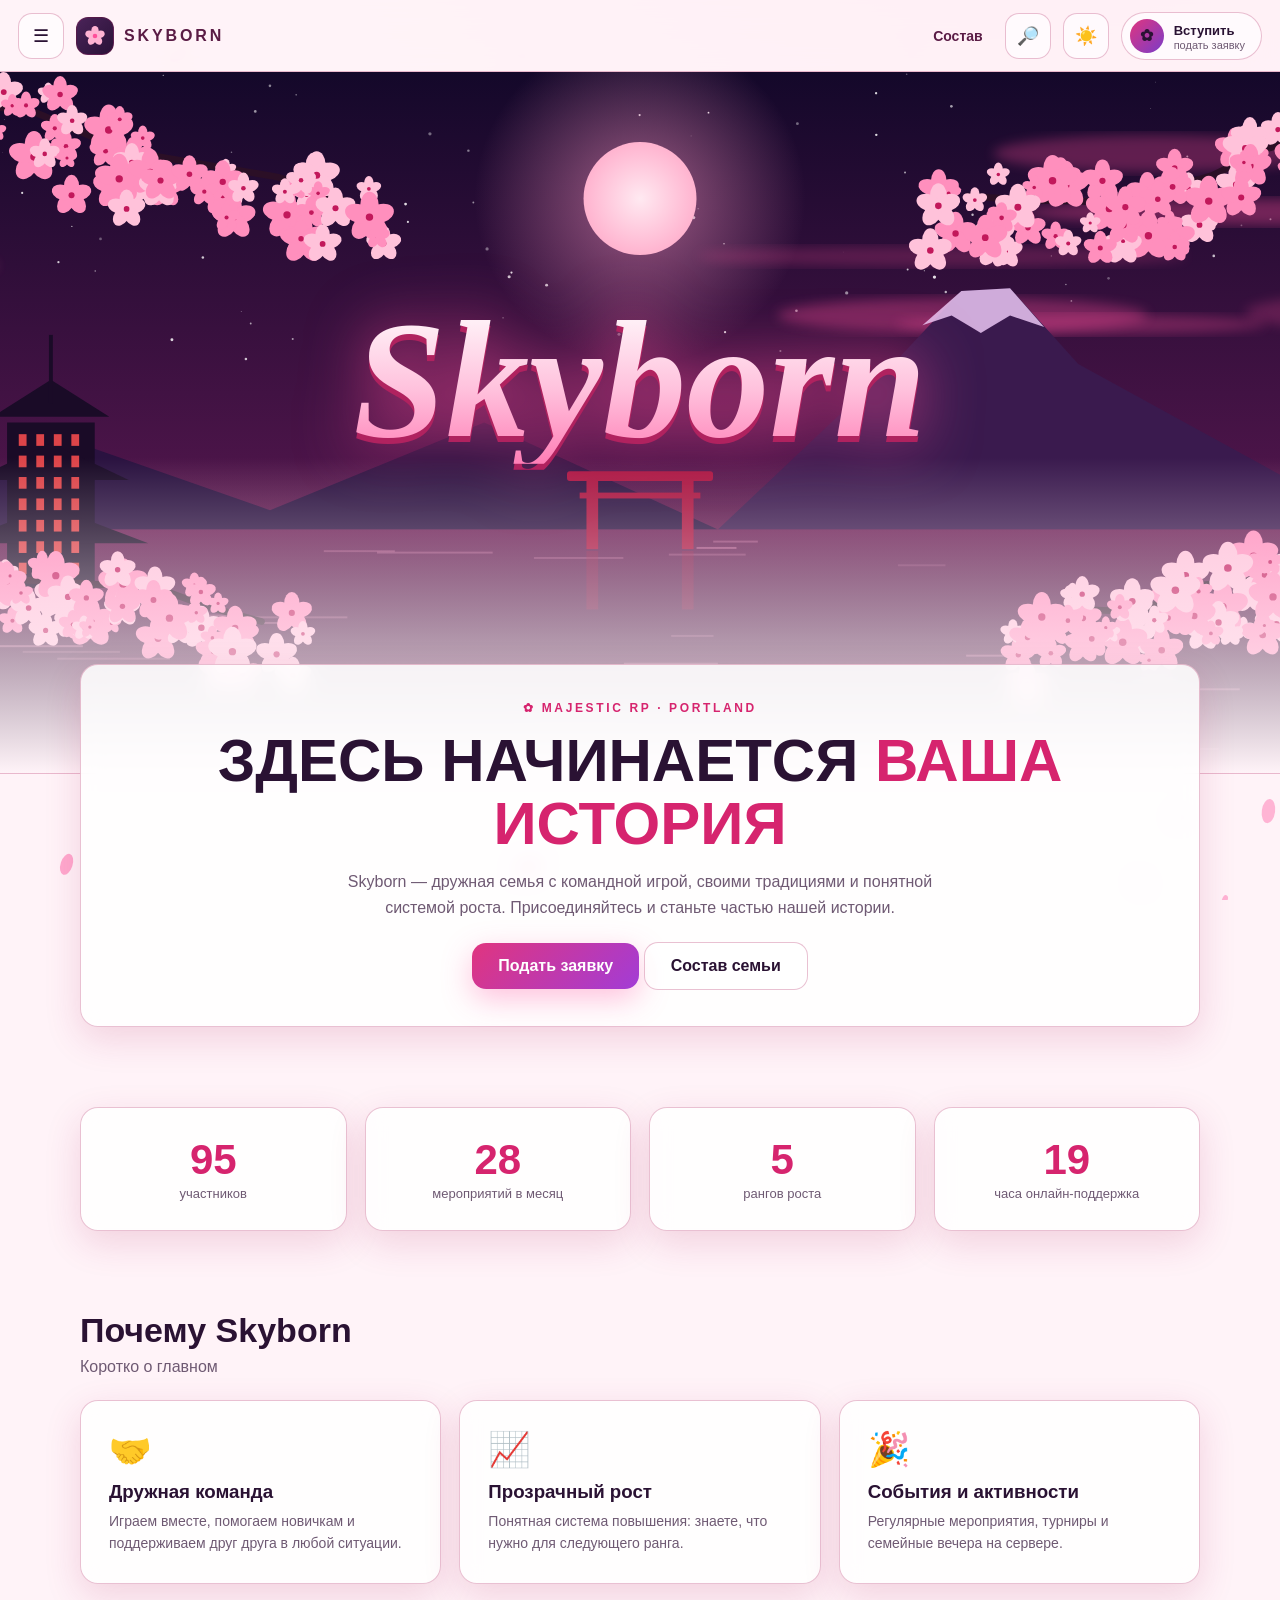
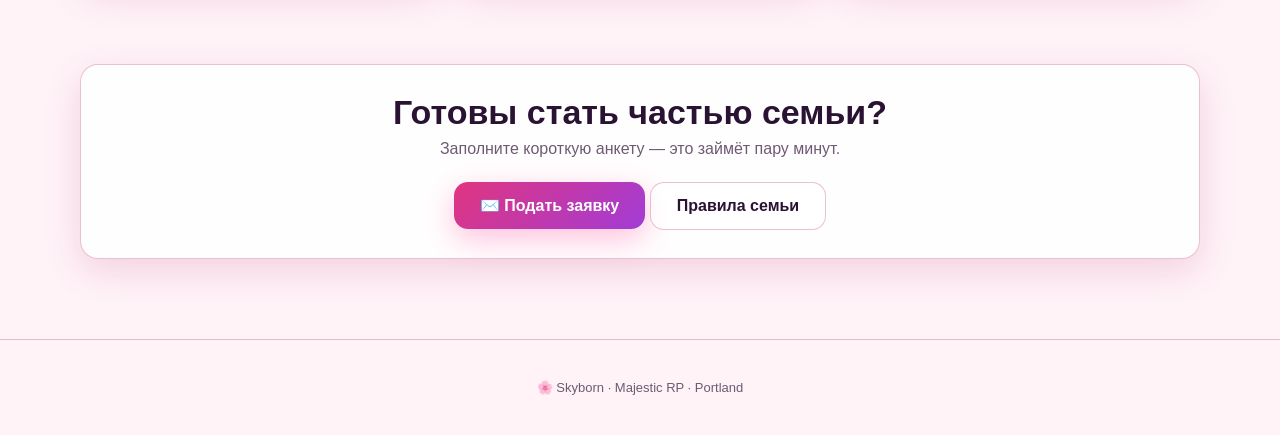
<file: index.html>
<!doctype html>
<html lang="ru"><head><meta charset="utf-8"><meta name="viewport" content="width=device-width,initial-scale=1">
<title>Skyborn — Главная</title><meta name="description" content="Skyborn — семья на Majestic RP, Portland">
<link rel="stylesheet" href="css/style.css"></head>
<body>
<main>
  <div class="hero"><img class="bg" src="img/hero.svg" alt=""><div class="title"><h1>Skyborn</h1></div></div>
  <div class="wrap">
    <div class="card intro rv">
      <div class="eyebrow">✿ Majestic RP · Portland</div>
      <h2>Здесь начинается <span>ваша история</span></h2>
      <p>Skyborn — дружная семья с командной игрой, своими традициями и понятной системой роста. Присоединяйтесь и станьте частью нашей истории.</p>
      <a class="btn" href="join.html">Подать заявку</a> <a class="btn ghost" href="members.html">Состав семьи</a>
    </div>

    <section class="block"><div class="grid g4">
      <div class="card stat rv"><b data-count="120">0</b><span>участников</span></div>
      <div class="card stat rv"><b data-count="35">0</b><span>мероприятий в месяц</span></div>
      <div class="card stat rv"><b data-count="6">0</b><span>рангов роста</span></div>
      <div class="card stat rv"><b data-count="24">0</b><span>часа онлайн-поддержка</span></div>
    </div></section>

    <section class="block">
      <h2 class="sec rv">Почему Skyborn</h2><p class="sub rv">Коротко о главном</p>
      <div class="grid g3">
        <div class="card feat rv"><span class="ic">🤝</span><h3>Дружная команда</h3><p>Играем вместе, помогаем новичкам и поддерживаем друг друга в любой ситуации.</p></div>
        <div class="card feat rv"><span class="ic">📈</span><h3>Прозрачный рост</h3><p>Понятная система повышения: знаете, что нужно для следующего ранга.</p></div>
        <div class="card feat rv"><span class="ic">🎉</span><h3>События и активности</h3><p>Регулярные мероприятия, турниры и семейные вечера на сервере.</p></div>
      </div>
    </section>

    <section class="block"><div class="card rv" style="text-align:center">
      <h2 class="sec">Готовы стать частью семьи?</h2><p class="sub">Заполните короткую анкету — это займёт пару минут.</p>
      <a class="btn" href="join.html">✉️ Подать заявку</a> <a class="btn ghost" href="rules.html">Правила семьи</a></div></section>
  </div>
</main>
<script src="js/config.js"></script><script src="js/app.js"></script></body></html>
</file>
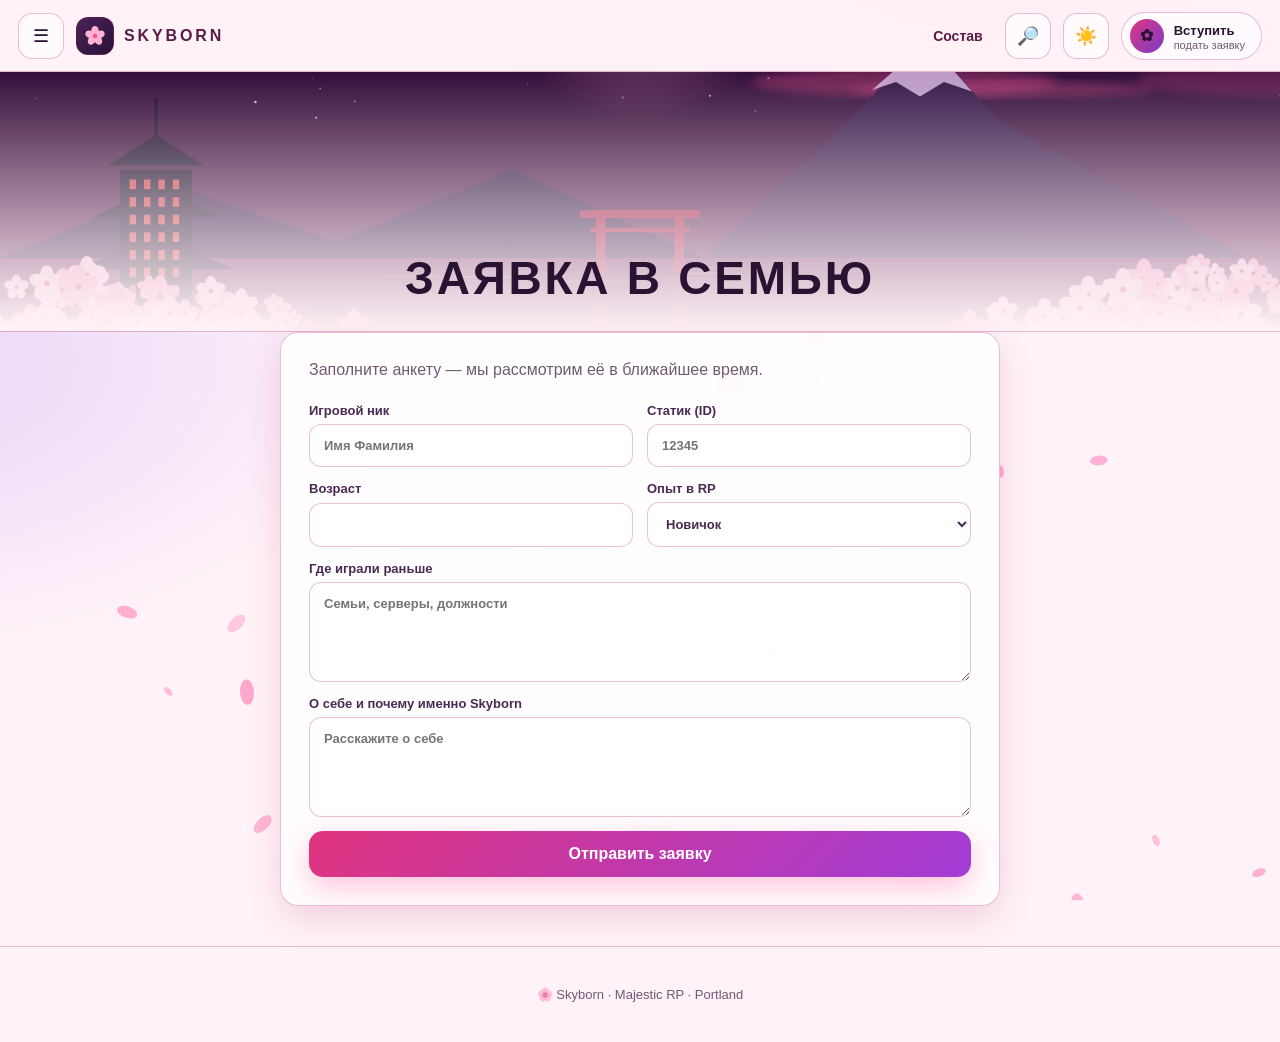
<file: join.html>
<!doctype html>
<html lang="ru"><head><meta charset="utf-8"><meta name="viewport" content="width=device-width,initial-scale=1">
<title>Skyborn — Подать заявку</title><link rel="stylesheet" href="css/style.css"></head>
<body>
<main>
  <div class="mini"><img src="img/hero.svg" alt=""><h1>Заявка в семью</h1></div>
  <div class="wrap block" style="max-width:760px">
    <div class="card rv">
      <p class="sub">Заполните анкету — мы рассмотрим её в ближайшее время.</p>
      <form class="f" id="applyForm" autocomplete="off">
        <div class="row2">
          <label>Игровой ник<input name="nickname" required maxlength="32" placeholder="Имя Фамилия"></label>
          <label>Статик (ID)<input name="staticId" required maxlength="12" placeholder="12345"></label>
        </div>
        <div class="row2">
          <label>Возраст<input name="age" type="number" min="12" max="99" required></label>
          <label>Опыт в RP<select name="exp"><option>Новичок</option><option>До года</option><option>1–3 года</option><option>Больше 3 лет</option></select></label>
        </div>
        <label>Где играли раньше<textarea name="experience" maxlength="500" placeholder="Семьи, серверы, должности"></textarea></label>
        <label>О себе и почему именно Skyborn<textarea name="about" required maxlength="1000" placeholder="Расскажите о себе"></textarea></label>
        <button class="btn" type="submit">Отправить заявку</button>
      </form>
      <div id="applyOut"></div>
    </div>
  </div>
</main>
<script src="js/config.js"></script><script src="js/app.js"></script></body></html>
</file>
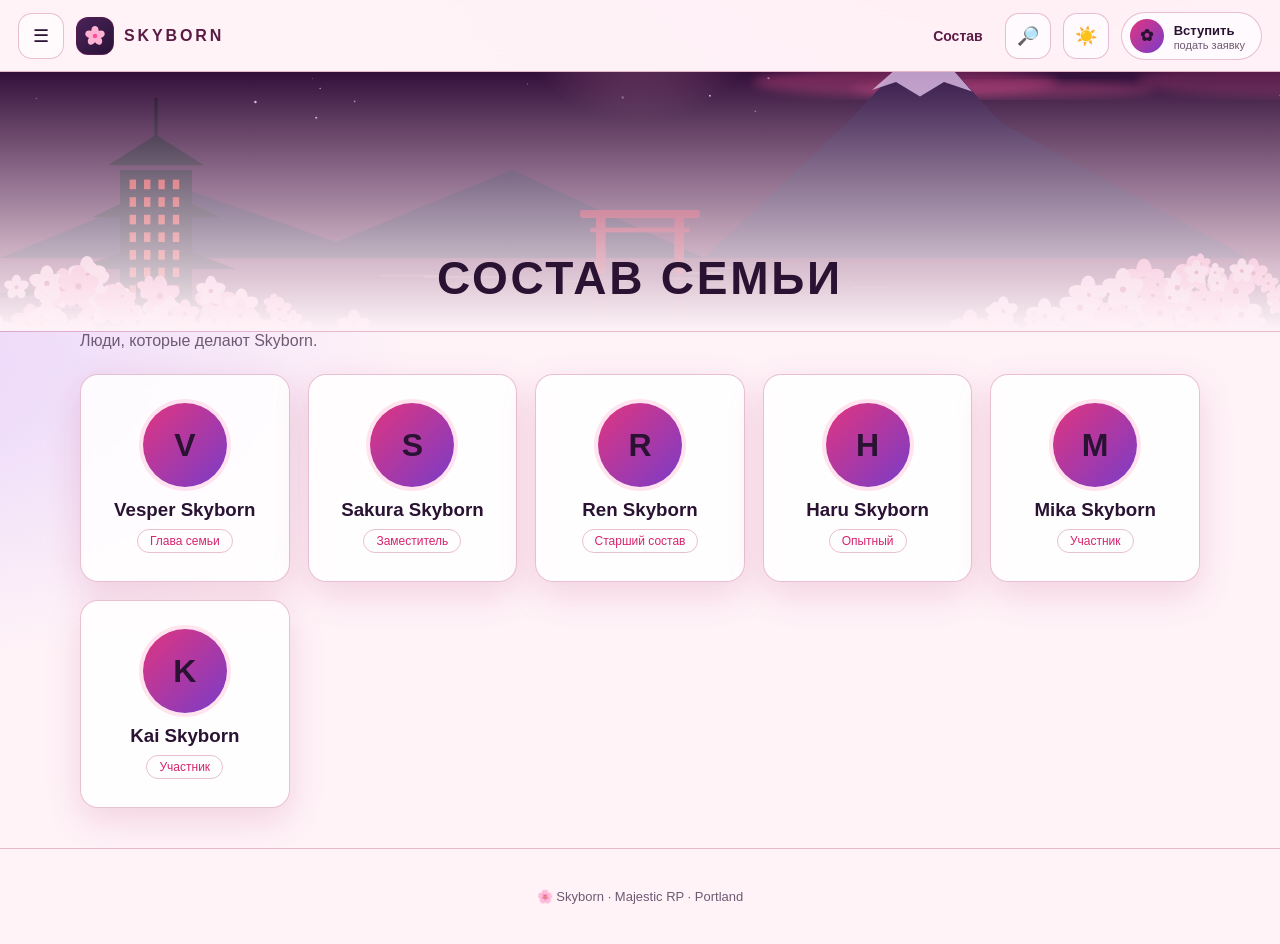
<file: members.html>
<!doctype html>
<html lang="ru"><head><meta charset="utf-8"><meta name="viewport" content="width=device-width,initial-scale=1">
<title>Skyborn — Состав семьи</title><link rel="stylesheet" href="css/style.css"></head>
<body>
<main>
  <div class="mini"><img src="img/hero.svg" alt=""><h1>Состав семьи</h1></div>
  <div class="wrap block">
    <p class="sub">Люди, которые делают Skyborn.</p>
    <div class="grid g4" id="members"></div>
  </div>
</main>
<script src="js/config.js"></script><script src="js/app.js"></script></body></html>
</file>
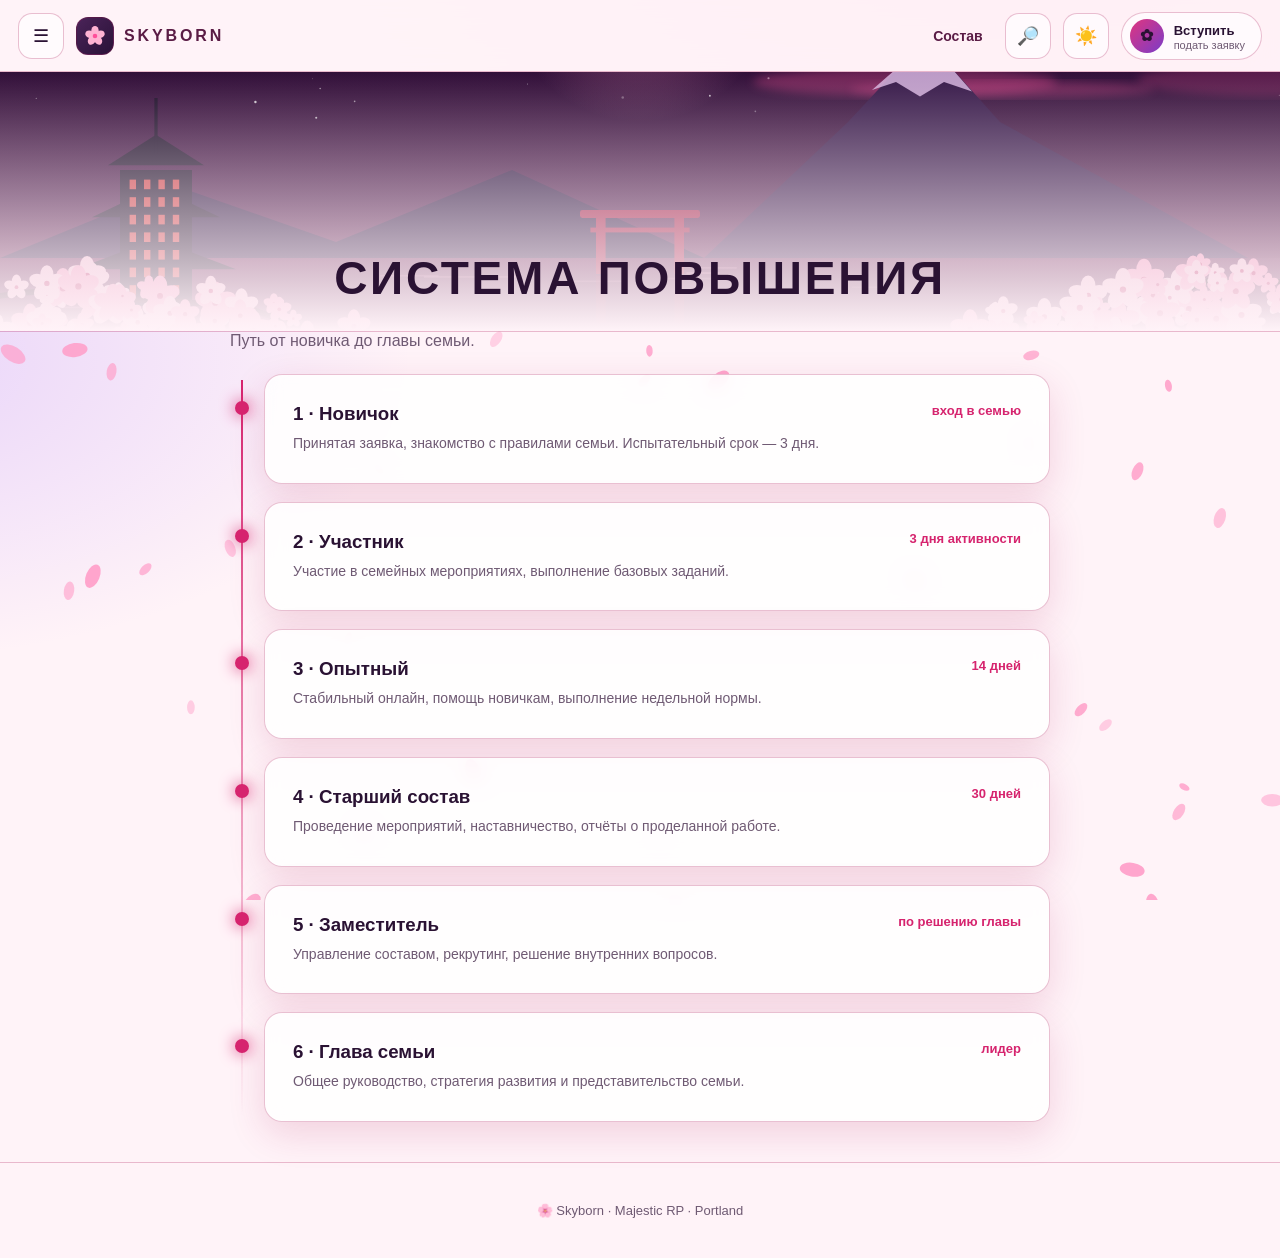
<file: ranks.html>
<!doctype html>
<html lang="ru"><head><meta charset="utf-8"><meta name="viewport" content="width=device-width,initial-scale=1">
<title>Skyborn — Система повышения</title><link rel="stylesheet" href="css/style.css"></head>
<body>
<main>
  <div class="mini"><img src="img/hero.svg" alt=""><h1>Система повышения</h1></div>
  <div class="wrap block" style="max-width:860px">
    <p class="sub rv">Путь от новичка до главы семьи.</p>
    <div class="timeline">
      <div class="card step rv"><h3>1 · Новичок <em>вход в семью</em></h3><p>Принятая заявка, знакомство с правилами семьи. Испытательный срок — 3 дня.</p></div>
      <div class="card step rv"><h3>2 · Участник <em>3 дня активности</em></h3><p>Участие в семейных мероприятиях, выполнение базовых заданий.</p></div>
      <div class="card step rv"><h3>3 · Опытный <em>14 дней</em></h3><p>Стабильный онлайн, помощь новичкам, выполнение недельной нормы.</p></div>
      <div class="card step rv"><h3>4 · Старший состав <em>30 дней</em></h3><p>Проведение мероприятий, наставничество, отчёты о проделанной работе.</p></div>
      <div class="card step rv"><h3>5 · Заместитель <em>по решению главы</em></h3><p>Управление составом, рекрутинг, решение внутренних вопросов.</p></div>
      <div class="card step rv"><h3>6 · Глава семьи <em>лидер</em></h3><p>Общее руководство, стратегия развития и представительство семьи.</p></div>
    </div>
  </div>
</main>
<script src="js/config.js"></script><script src="js/app.js"></script></body></html>
</file>
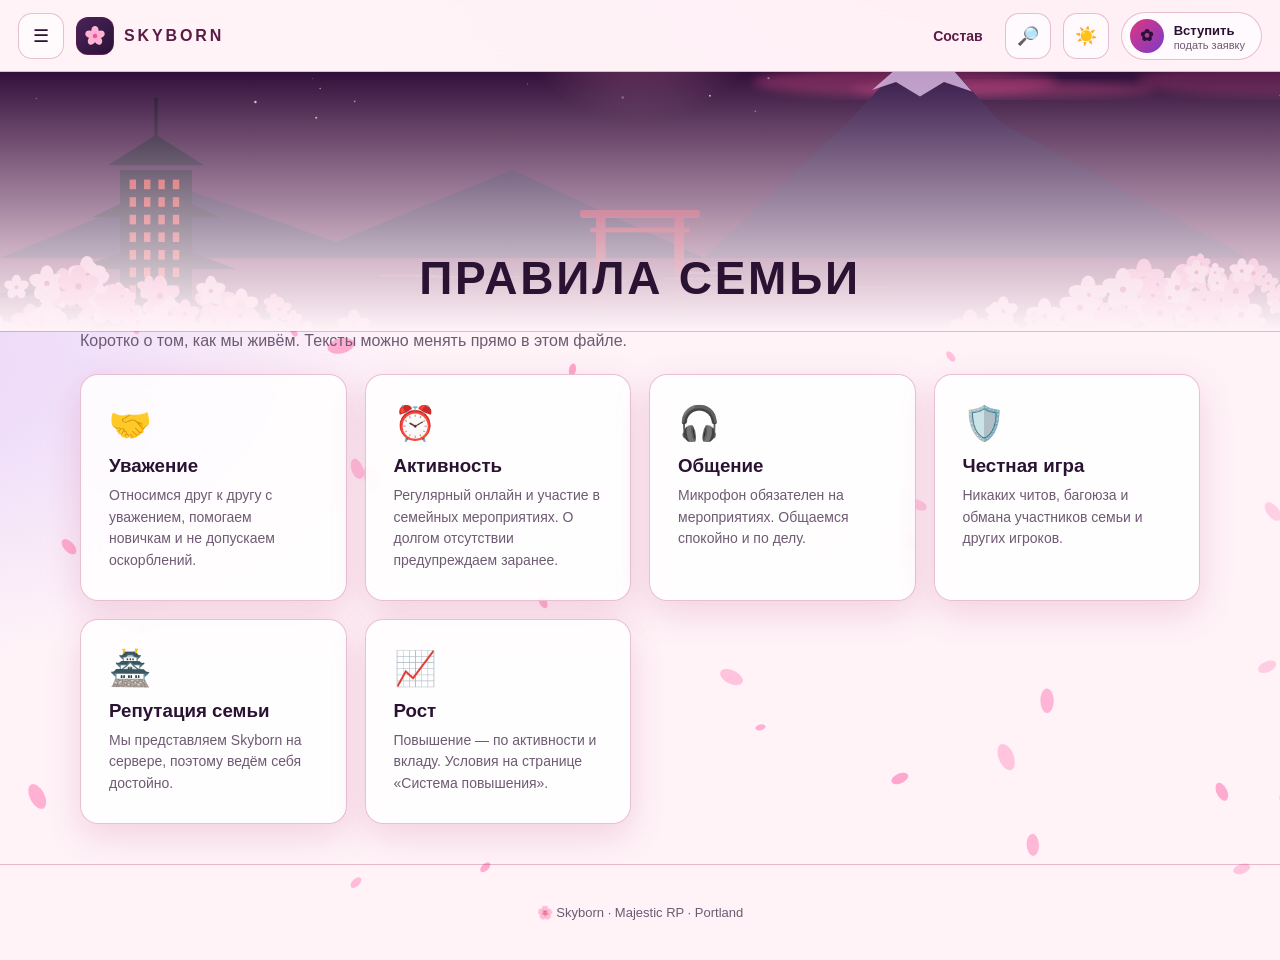
<file: rules.html>
<!doctype html>
<html lang="ru"><head><meta charset="utf-8"><meta name="viewport" content="width=device-width,initial-scale=1">
<title>Skyborn — Правила</title><link rel="stylesheet" href="css/style.css"></head>
<body>
<main>
  <div class="mini"><img src="img/hero.svg" alt=""><h1>Правила семьи</h1></div>
  <div class="wrap block">
    <p class="sub rv">Коротко о том, как мы живём. Тексты можно менять прямо в этом файле.</p>
    <div class="grid g3">
      <div class="card feat rv"><span class="ic">🤝</span><h3>Уважение</h3><p>Относимся друг к другу с уважением, помогаем новичкам и не допускаем оскорблений.</p></div>
      <div class="card feat rv"><span class="ic">⏰</span><h3>Активность</h3><p>Регулярный онлайн и участие в семейных мероприятиях. О долгом отсутствии предупреждаем заранее.</p></div>
      <div class="card feat rv"><span class="ic">🎧</span><h3>Общение</h3><p>Микрофон обязателен на мероприятиях. Общаемся спокойно и по делу.</p></div>
      <div class="card feat rv"><span class="ic">🛡️</span><h3>Честная игра</h3><p>Никаких читов, багоюза и обмана участников семьи и других игроков.</p></div>
      <div class="card feat rv"><span class="ic">🏯</span><h3>Репутация семьи</h3><p>Мы представляем Skyborn на сервере, поэтому ведём себя достойно.</p></div>
      <div class="card feat rv"><span class="ic">📈</span><h3>Рост</h3><p>Повышение — по активности и вкладу. Условия на странице «Система повышения».</p></div>
    </div>
  </div>
</main>
<script src="js/config.js"></script><script src="js/app.js"></script></body></html>
</file>
<file: css/style.css>
:root{
  --bg:#150d1c; --bg2:#1d1228; --panel:rgba(46,26,60,.72); --panel-s:#2a1738;
  --pink:#ff7eb6; --pink2:#ff4f9a; --text:#f6eaf3; --muted:#b9a2b8;
  --line:rgba(255,126,182,.28); --ok:#6ee7a8; --warn:#ffd36e; --bad:#ff6b7d;
  --r:18px;
}
*{box-sizing:border-box;margin:0;padding:0}
html{scroll-behavior:smooth}
body{font-family:'Segoe UI',Roboto,Arial,sans-serif;background:var(--bg);color:var(--text);min-height:100vh;
  background-image:radial-gradient(1200px 600px at 80% -10%,rgba(255,79,154,.18),transparent 60%),radial-gradient(900px 500px at -10% 40%,rgba(120,60,200,.2),transparent 60%);
  background-attachment:fixed;overflow-x:hidden}
a{color:var(--pink);text-decoration:none}
button,input,select,textarea{font:inherit;color:inherit}
#petals{position:fixed;inset:0;pointer-events:none;z-index:1}

/* ---------- шапка ---------- */
.topbar{position:sticky;top:0;z-index:50;height:72px;display:flex;align-items:center;justify-content:space-between;padding:0 18px;
  background:rgba(21,13,28,.82);backdrop-filter:blur(14px);border-bottom:1px solid var(--line)}
.tl,.tr{display:flex;align-items:center;gap:12px}
.icon-btn{width:46px;height:46px;border-radius:14px;border:1px solid var(--line);background:rgba(255,255,255,.04);cursor:pointer;
  display:grid;place-items:center;font-size:18px;transition:.25s}
.icon-btn:hover{background:rgba(255,126,182,.16);transform:translateY(-2px);box-shadow:0 6px 20px rgba(255,79,154,.25)}
.brand{display:flex;align-items:center;gap:10px;font-weight:800;letter-spacing:.18em;color:#f3d3e6}
.brand .logo{width:38px;height:38px;border-radius:12px;background:linear-gradient(135deg,#4a2358,#2a1238);display:grid;place-items:center;border:1px solid var(--line)}
.brand .logo svg{width:22px;height:22px}
.toplink{font-weight:600;font-size:14px;color:#f3d3e6;padding:8px 10px;border-radius:10px}
.toplink:hover{background:rgba(255,255,255,.06)}
.userpill{display:flex;align-items:center;gap:10px;padding:6px 16px 6px 8px;border:1px solid var(--line);border-radius:999px;background:rgba(255,255,255,.04);transition:.25s;color:var(--text)}
.userpill:hover{background:rgba(255,126,182,.14)}
.userpill .av{width:34px;height:34px;border-radius:50%;background:linear-gradient(135deg,var(--pink2),#7a3cc8);display:grid;place-items:center;font-weight:800}
.userpill small{display:block;color:var(--muted);font-size:11px}
.userpill b{font-size:13px}

/* ---------- боковое меню ---------- */
.scrim{position:fixed;inset:0;background:rgba(0,0,0,.55);opacity:0;pointer-events:none;transition:.3s;z-index:90}
.scrim.open{opacity:1;pointer-events:auto}
.drawer{position:fixed;top:0;left:0;bottom:0;width:min(360px,88vw);z-index:100;padding:22px 20px;transform:translateX(-105%);transition:transform .4s cubic-bezier(.2,.8,.2,1);
  background:linear-gradient(180deg,#2a1738,#170e20);border-right:1px solid var(--line);display:flex;flex-direction:column;gap:10px}
.drawer.open{transform:none}
.drawer .dh{display:flex;justify-content:space-between;align-items:center;margin-bottom:8px}
.drawer h6{color:var(--muted);font-weight:500;font-size:13px;margin:6px 4px}
.drawer h5{color:var(--pink);font-size:11px;letter-spacing:.2em;margin:16px 4px 4px}
.drawer a.item{display:block;padding:16px 16px;border-radius:14px;background:rgba(255,255,255,.05);border:1px solid rgba(255,255,255,.07);color:var(--text);font-weight:700;transition:.25s}
.drawer a.item:hover,.drawer a.item.active{background:rgba(255,126,182,.16);border-color:var(--line);transform:translateX(6px)}
.drawer .foot{margin-top:auto;border-top:1px solid var(--line);padding-top:14px;font-size:12px;color:var(--muted)}

/* ---------- hero ---------- */
.hero{position:relative;height:min(78vh,720px);min-height:420px;overflow:hidden;border-bottom:1px solid var(--line)}
.hero img.bg{position:absolute;inset:0;width:100%;height:100%;object-fit:cover;animation:zoom 24s ease-in-out infinite alternate}
.hero::after{content:"";position:absolute;inset:0;background:linear-gradient(180deg,transparent 55%,var(--bg) 100%)}
.hero .title{position:absolute;left:50%;top:44%;transform:translate(-50%,-50%);z-index:2;text-align:center;width:100%}
.hero .title h1{font-family:'Brush Script MT','Segoe Script',cursive;font-style:italic;font-size:clamp(64px,13vw,190px);line-height:1;
  background:linear-gradient(180deg,#fff,#ffc2dd 55%,#ff7eb6);-webkit-background-clip:text;background-clip:text;color:transparent;
  filter:drop-shadow(0 6px 0 #b0225f) drop-shadow(0 0 30px rgba(255,79,154,.7));animation:float 5s ease-in-out infinite}
@keyframes float{50%{transform:translateY(-12px)}}
@keyframes zoom{to{transform:scale(1.08)}}
.mini{position:relative;height:260px;overflow:hidden;border-bottom:1px solid var(--line)}
.mini img{width:100%;height:100%;object-fit:cover;object-position:center 60%}
.mini::after{content:"";position:absolute;inset:0;background:linear-gradient(180deg,rgba(21,13,28,.1),var(--bg))}
.mini h1{position:absolute;z-index:2;left:0;right:0;bottom:26px;text-align:center;font-size:clamp(28px,5vw,46px);text-transform:uppercase;letter-spacing:.06em}

/* ---------- содержимое ---------- */
main{position:relative;z-index:2}
.wrap{max-width:1160px;margin:0 auto;padding:0 20px}
.card{background:var(--panel);border:1px solid var(--line);border-radius:var(--r);padding:28px;backdrop-filter:blur(10px);box-shadow:0 20px 60px rgba(0,0,0,.35)}
.intro{margin:-110px auto 40px;max-width:1160px;position:relative;z-index:5;text-align:center;padding:36px 28px}
.eyebrow{font-size:12px;font-weight:800;letter-spacing:.22em;color:var(--pink);text-transform:uppercase}
.intro h2{font-size:clamp(30px,6vw,60px);line-height:1.05;text-transform:uppercase;margin:14px 0}
.intro h2 span{color:var(--pink)}
.intro p{color:var(--muted);max-width:640px;margin:0 auto 22px;line-height:1.6}
.btn{display:inline-block;border:0;cursor:pointer;padding:14px 26px;border-radius:14px;font-weight:800;color:#fff;
  background:linear-gradient(135deg,var(--pink2),#a23cd6);box-shadow:0 10px 30px rgba(255,79,154,.35);transition:.25s}
.btn:hover{transform:translateY(-3px);box-shadow:0 14px 36px rgba(255,79,154,.5);color:#fff}
.btn.ghost{background:rgba(255,255,255,.06);box-shadow:none;border:1px solid var(--line)}
.btn.sm{padding:9px 16px;border-radius:11px;font-size:13px}
.btn.danger{background:linear-gradient(135deg,#ff4f6a,#b0223f)}
.grid{display:grid;gap:18px}
.g3{grid-template-columns:repeat(auto-fit,minmax(250px,1fr))}
.g4{grid-template-columns:repeat(auto-fit,minmax(200px,1fr))}
section.block{padding:40px 0}
h2.sec{font-size:clamp(24px,4vw,34px);margin-bottom:8px}
.sub{color:var(--muted);margin-bottom:24px}
.feat{transition:.3s}
.feat:hover{transform:translateY(-8px);border-color:var(--pink);box-shadow:0 20px 50px rgba(255,79,154,.25)}
.feat .ic{font-size:34px;margin-bottom:12px;display:block}
.feat h3{margin-bottom:8px}
.feat p{color:var(--muted);line-height:1.55;font-size:14px}
.stat{text-align:center}
.stat b{display:block;font-size:42px;color:var(--pink)}
.stat span{color:var(--muted);font-size:13px}
.person{text-align:center}
.person .av{width:84px;height:84px;margin:0 auto 12px;border-radius:50%;display:grid;place-items:center;font-size:32px;font-weight:800;
  background:linear-gradient(135deg,var(--pink2),#7a3cc8);box-shadow:0 0 0 4px rgba(255,126,182,.2)}
.person .rk{display:inline-block;margin-top:8px;padding:4px 12px;border-radius:999px;border:1px solid var(--line);font-size:12px;color:var(--pink)}
.timeline{position:relative;padding-left:34px}
.timeline::before{content:"";position:absolute;left:11px;top:6px;bottom:6px;width:2px;background:linear-gradient(var(--pink),transparent)}
.step{position:relative;margin-bottom:18px}
.step::before{content:"";position:absolute;left:-30px;top:26px;width:14px;height:14px;border-radius:50%;background:var(--pink);box-shadow:0 0 16px var(--pink)}
.step h3{display:flex;justify-content:space-between;gap:10px;flex-wrap:wrap}
.step h3 em{font-style:normal;font-size:13px;color:var(--pink)}
.step p{color:var(--muted);margin-top:8px;line-height:1.55;font-size:14px}

/* ---------- формы ---------- */
form.f{display:grid;gap:14px}
.row2{display:grid;grid-template-columns:1fr 1fr;gap:14px}
label{display:grid;gap:6px;font-size:13px;font-weight:600;color:#e8cfe0}
input,select,textarea{width:100%;padding:13px 14px;border-radius:12px;border:1px solid var(--line);background:rgba(10,5,15,.5);outline:0;transition:.2s}
input:focus,select:focus,textarea:focus{border-color:var(--pink);box-shadow:0 0 0 3px rgba(255,126,182,.2)}
textarea{min-height:100px;resize:vertical}
select option{background:#2a1738}
.msg{padding:12px 14px;border-radius:12px;font-size:14px}
.msg.err{background:rgba(255,107,125,.14);border:1px solid var(--bad);color:#ffc3cb}
.msg.ok{background:rgba(110,231,168,.12);border:1px solid var(--ok);color:#c4f5dc}
.cred{background:rgba(0,0,0,.35);border:1px dashed var(--pink);border-radius:14px;padding:16px;margin:12px 0;font-family:Consolas,monospace;line-height:1.9;word-break:break-all}
.badge{display:inline-block;padding:4px 12px;border-radius:999px;font-size:12px;font-weight:700;border:1px solid}
.b-new{color:var(--pink);border-color:var(--pink)} .b-review{color:var(--warn);border-color:var(--warn)}
.b-accepted{color:var(--ok);border-color:var(--ok)} .b-rejected{color:var(--bad);border-color:var(--bad)}

/* ---------- панель ---------- */
.tabs{display:flex;gap:8px;flex-wrap:wrap;margin-bottom:20px}
.tab{padding:10px 18px;border-radius:12px;border:1px solid var(--line);background:rgba(255,255,255,.04);cursor:pointer;font-weight:700}
.tab.on{background:linear-gradient(135deg,var(--pink2),#a23cd6);border-color:transparent}
.app{margin-bottom:16px}
.app .head{display:flex;justify-content:space-between;gap:10px;flex-wrap:wrap;align-items:center;margin-bottom:12px}
.app .meta{display:flex;gap:8px 18px;flex-wrap:wrap;font-size:13px;color:var(--muted);margin-bottom:10px}
.app .meta b{color:var(--text)}
.app .txt{background:rgba(0,0,0,.25);border-radius:12px;padding:12px;margin:8px 0;font-size:14px;line-height:1.5;white-space:pre-wrap;word-break:break-word}
.tools{display:grid;grid-template-columns:180px 1fr auto auto;gap:10px;margin-top:12px;align-items:end}
.table{width:100%;border-collapse:collapse}
.table td,.table th{padding:12px 10px;border-bottom:1px solid var(--line);text-align:left;font-size:14px}
.table th{color:var(--muted);font-weight:600}
.empty{text-align:center;color:var(--muted);padding:40px}

footer{position:relative;z-index:2;text-align:center;color:var(--muted);font-size:13px;padding:40px 20px;border-top:1px solid var(--line);margin-top:40px}
.toast{position:fixed;right:20px;bottom:20px;z-index:200;padding:14px 18px;border-radius:14px;background:#2a1738;border:1px solid var(--pink);box-shadow:0 10px 40px rgba(0,0,0,.5);transform:translateY(30px);opacity:0;transition:.35s;pointer-events:none}
.toast.show{transform:none;opacity:1}

/* появление при прокрутке */
.rv{opacity:0;transform:translateY(34px);transition:opacity .8s,transform .8s cubic-bezier(.2,.8,.2,1)}
.rv.in{opacity:1;transform:none}

@media(max-width:720px){
  .row2{grid-template-columns:1fr}.tools{grid-template-columns:1fr}
  .tr .toplink,.userpill small{display:none}
  .intro{margin-top:-70px}
}
/* ---------- поиск ---------- */
.searchbar{position:sticky;top:72px;z-index:49;display:none;align-items:center;gap:12px;padding:10px 18px;
  background:rgba(21,13,28,.9);backdrop-filter:blur(14px);border-bottom:1px solid var(--line)}
.searchbar.open{display:flex}
.searchbar input{max-width:520px}
.searchbar .cnt{color:var(--muted);font-size:13px;white-space:nowrap}
.hide{display:none!important}

/* ---------- светлая тема ---------- */
[data-theme=light]{--bg:#fff3f8;--bg2:#ffe6f0;--panel:rgba(255,255,255,.86);--text:#2a1233;--muted:#6f5a73;--line:rgba(176,34,95,.28);--pink:#d6246e;--pink2:#e0357f}
[data-theme=light] body{background-image:radial-gradient(1200px 600px at 80% -10%,rgba(255,79,154,.25),transparent 60%),radial-gradient(900px 500px at -10% 40%,rgba(180,140,255,.3),transparent 60%)}
[data-theme=light] .topbar,[data-theme=light] .searchbar{background:rgba(255,243,248,.9)}
[data-theme=light] .brand,[data-theme=light] .toplink{color:#5a1c45}
[data-theme=light] .drawer{background:linear-gradient(180deg,#fff,#ffe3ef)}
[data-theme=light] .drawer a.item{background:rgba(255,255,255,.7);border-color:rgba(176,34,95,.15)}
[data-theme=light] .icon-btn,[data-theme=light] .userpill,[data-theme=light] .tab,[data-theme=light] .btn.ghost{background:rgba(255,255,255,.65)}
[data-theme=light] .btn.ghost{color:var(--text)}
[data-theme=light] input,[data-theme=light] select,[data-theme=light] textarea{background:rgba(255,255,255,.85)}
[data-theme=light] select option{background:#fff}
[data-theme=light] label{color:#4a2a52}
[data-theme=light] .card{box-shadow:0 12px 36px rgba(176,34,95,.16)}
[data-theme=light] .msg.ok{color:#14573a}
[data-theme=light] .toast{background:#fff}
[data-theme=light] .scrim{background:rgba(60,20,50,.35)}
[data-theme=light] .person .rk{color:var(--pink)}

@media(prefers-reduced-motion:reduce){*{animation:none!important;transition:none!important}}
</file>
